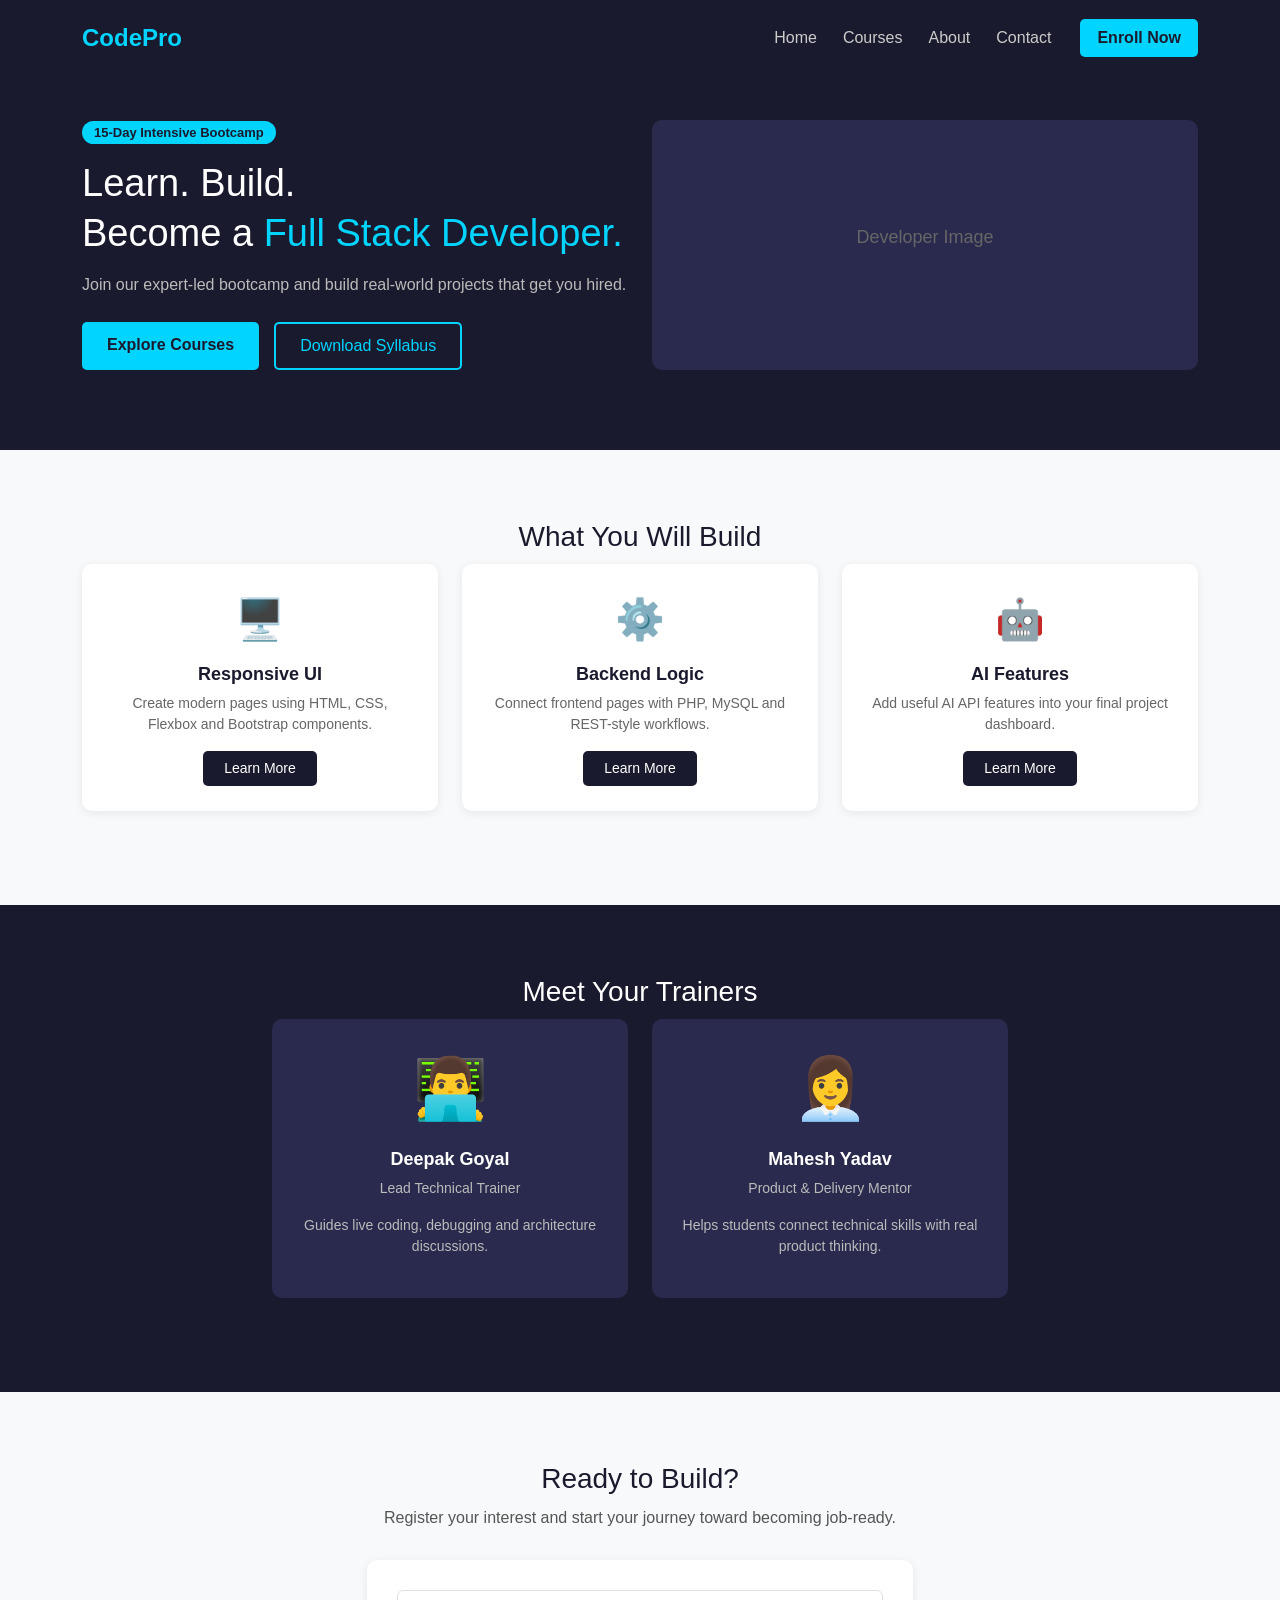
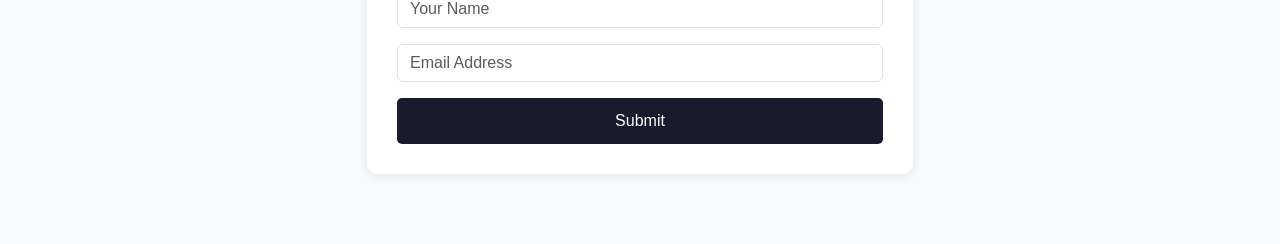
<file: 25ESKCS251/Day-03/index.html>
<!DOCTYPE html>
<html lang="en">

<head>
  <meta charset="UTF-8">
  <meta name="viewport" content="width=device-width, initial-scale=1.0">
  <title>CodePro - Learn Web Development</title>

  <!-- Bootstrap CSS -->
  <link href="https://cdn.jsdelivr.net/npm/bootstrap@5.3.0/dist/css/bootstrap.min.css" rel="stylesheet">

  <!-- Custom CSS -->
  <link rel="stylesheet" href="style.css">
</head>

<body>

  <!-- ===== NAVIGATION BAR ===== -->
  <nav class="navbar navbar-expand-lg navbar-dark fixed-top">
    <div class="container">
      <a class="navbar-brand" href="#">CodePro</a>

      <button class="navbar-toggler" type="button" data-bs-toggle="collapse" data-bs-target="#navMenu">
        <span class="navbar-toggler-icon"></span>
      </button>

      <div class="collapse navbar-collapse" id="navMenu">
        <ul class="navbar-nav ms-auto">
          <li class="nav-item"><a class="nav-link" href="#home">Home</a></li>
          <li class="nav-item"><a class="nav-link" href="#features">Courses</a></li>
          <li class="nav-item"><a class="nav-link" href="#team">About</a></li>
          <li class="nav-item"><a class="nav-link" href="#contact">Contact</a></li>
        </ul>
        <a href="#contact" class="btn btn-enroll ms-3">Enroll Now</a>
      </div>
    </div>
  </nav>

  <!-- ===== HERO SECTION ===== -->
  <section class="hero-section" id="home">
    <div class="container">
      <div class="row align-items-center">

        <div class="col-lg-6 col-12">
          <span class="badge-label">15-Day Intensive Bootcamp</span>
          <h1>Learn. Build.<br>Become a <span class="highlight">Full Stack Developer.</span></h1>
          <p class="hero-desc">Join our expert-led bootcamp and build real-world projects that get you hired.</p>
          <div class="hero-buttons">
            <a href="#features" class="btn btn-primary-custom">Explore Courses</a>
            <a href="#contact" class="btn btn-outline-custom">Download Syllabus</a>
          </div>
        </div>

        <div class="col-lg-6 col-12 text-center mt-4 mt-lg-0">
          <div class="hero-image-box">
            <p>Developer Image</p>
          </div>
        </div>

      </div>
    </div>
  </section>

  <!-- ===== FEATURE CARDS ===== -->
  <section class="features-section" id="features">
    <div class="container">
      <h2 class="section-title">What You Will Build</h2>

      <div class="row">

        <div class="col-lg-4 col-md-6 col-12 mb-4">
          <div class="feature-card">
            <div class="card-icon">🖥️</div>
            <h5>Responsive UI</h5>
            <p>Create modern pages using HTML, CSS, Flexbox and Bootstrap components.</p>
            <a href="#" class="btn btn-learn">Learn More</a>
          </div>
        </div>

        <div class="col-lg-4 col-md-6 col-12 mb-4">
          <div class="feature-card">
            <div class="card-icon">⚙️</div>
            <h5>Backend Logic</h5>
            <p>Connect frontend pages with PHP, MySQL and REST-style workflows.</p>
            <a href="#" class="btn btn-learn">Learn More</a>
          </div>
        </div>

        <div class="col-lg-4 col-md-6 col-12 mb-4">
          <div class="feature-card">
            <div class="card-icon">🤖</div>
            <h5>AI Features</h5>
            <p>Add useful AI API features into your final project dashboard.</p>
            <a href="#" class="btn btn-learn">Learn More</a>
          </div>
        </div>

      </div>
    </div>
  </section>

  <!-- ===== TEAM SECTION ===== -->
  <section class="team-section" id="team">
    <div class="container">
      <h2 class="section-title">Meet Your Trainers</h2>

      <div class="row justify-content-center">

        <div class="col-lg-4 col-md-6 col-12 mb-4">
          <div class="team-card">
            <div class="team-photo">👨‍💻</div>
            <h5>Deepak Goyal</h5>
            <p class="team-role">Lead Technical Trainer</p>
            <p>Guides live coding, debugging and architecture discussions.</p>
          </div>
        </div>

        <div class="col-lg-4 col-md-6 col-12 mb-4">
          <div class="team-card">
            <div class="team-photo">👩‍💼</div>
            <h5>Mahesh Yadav</h5>
            <p class="team-role">Product & Delivery Mentor</p>
            <p>Helps students connect technical skills with real product thinking.</p>
          </div>
        </div>

      </div>
    </div>
  </section>

  <!-- ===== CONTACT SECTION ===== -->
  <section class="contact-section" id="contact">
    <div class="container">
      <h2 class="section-title">Ready to Build?</h2>
      <p class="section-desc">Register your interest and start your journey toward becoming job-ready.</p>

      <div class="row justify-content-center">
        <div class="col-lg-6 col-12">
          <div class="contact-form">
            <input type="text" class="form-control mb-3" placeholder="Your Name">
            <input type="email" class="form-control mb-3" placeholder="Email Address">
            <button class="btn btn-submit w-100">Submit</button>
          </div>
        </div>
      </div>
    </div>
  </section>

</body>

</html>
</file>
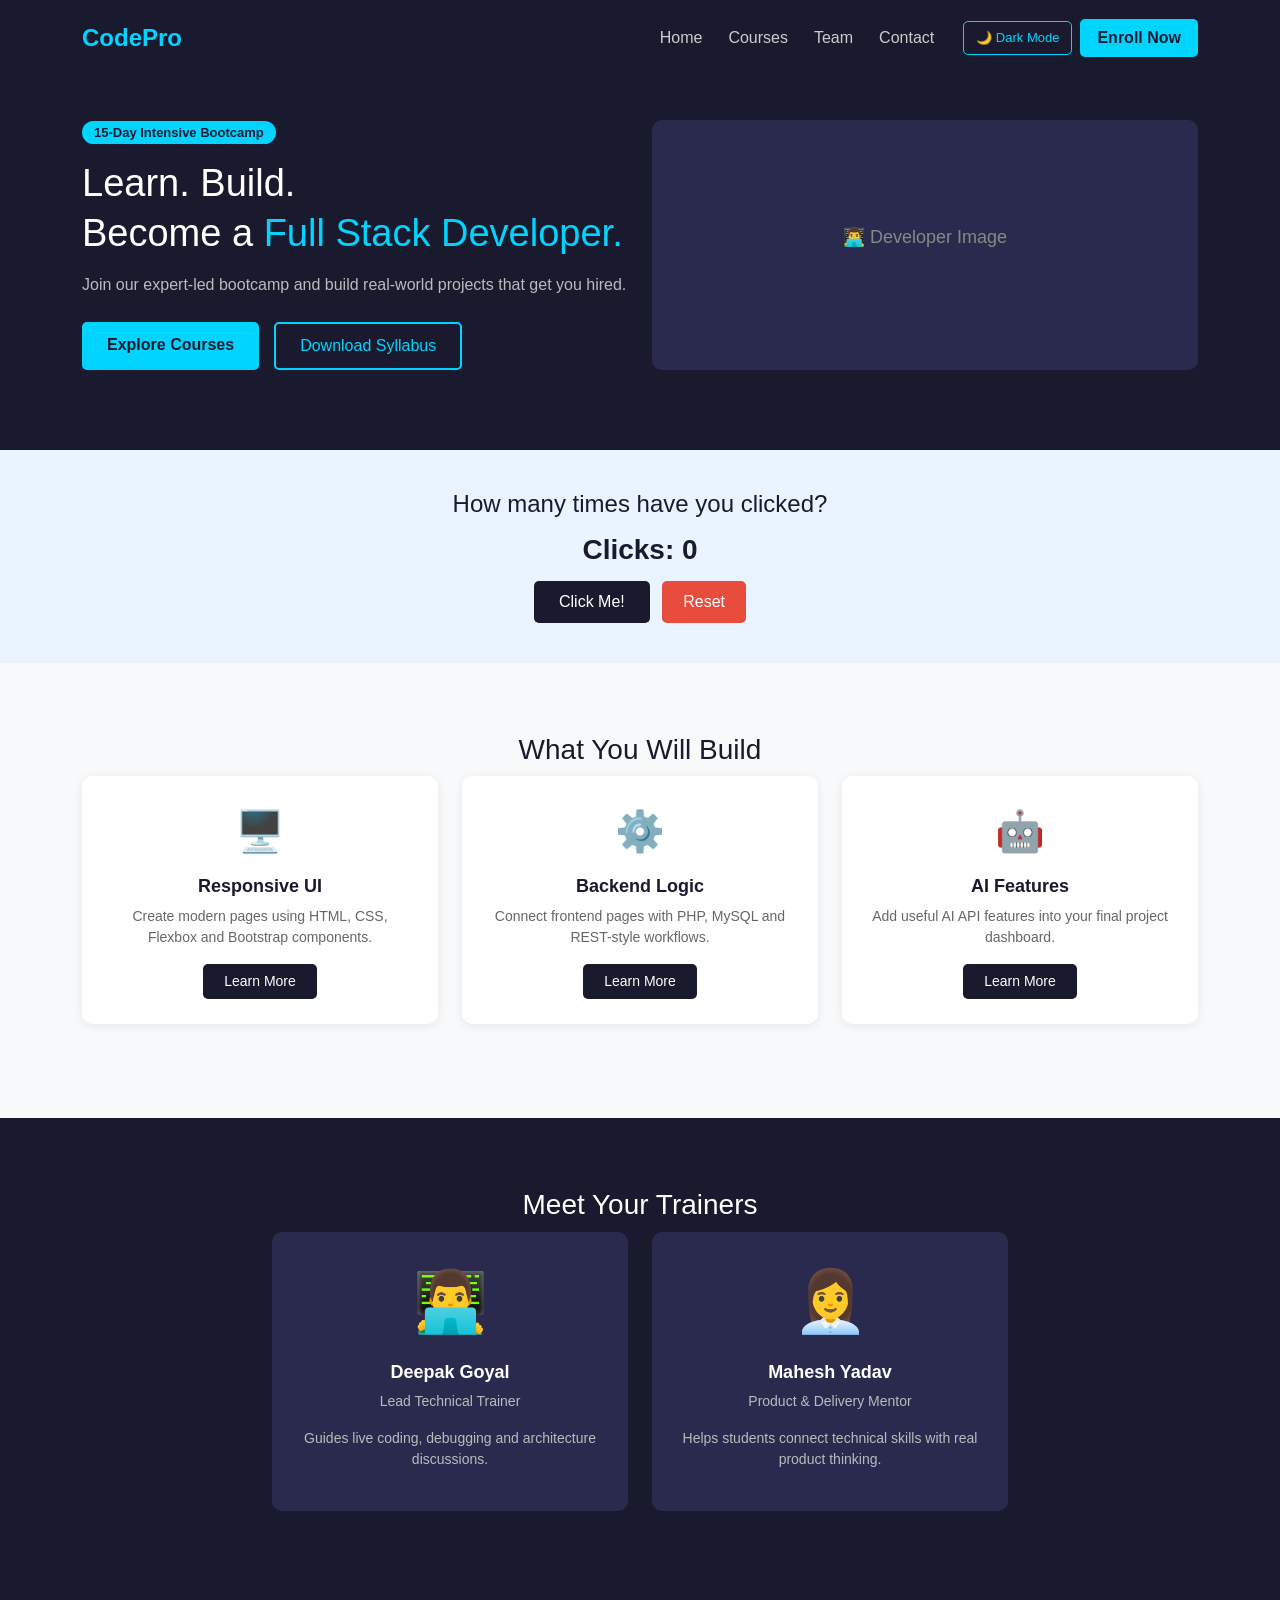
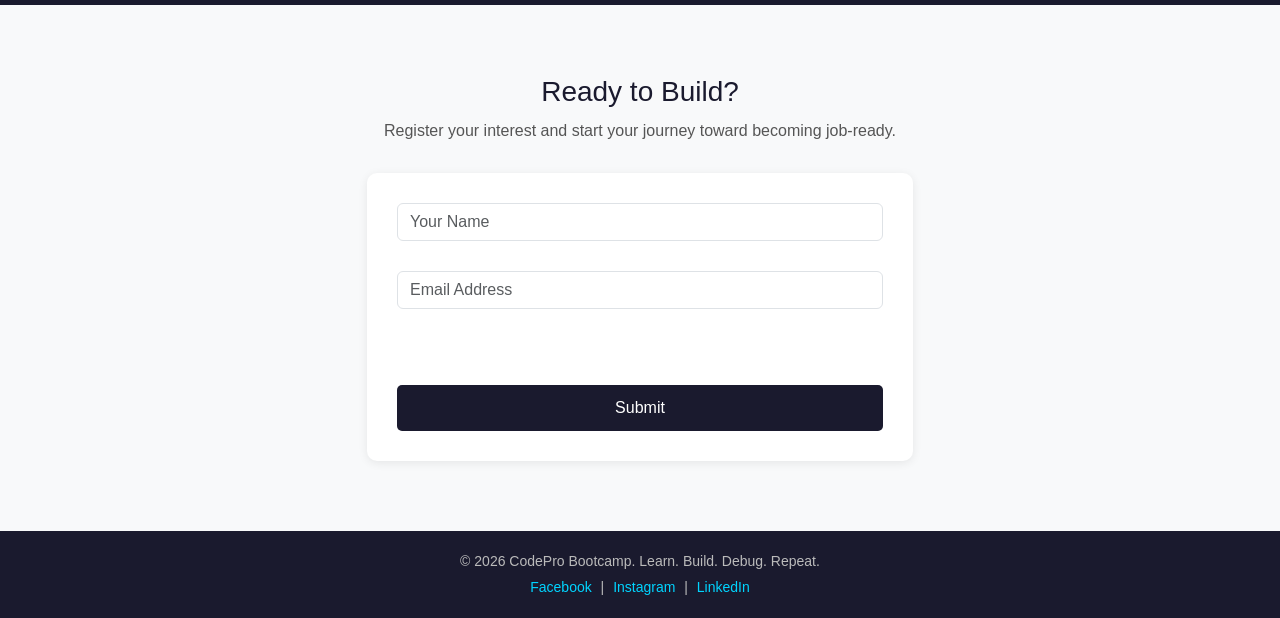
<file: 25ESKCS251/Day-04/index.html>
<!DOCTYPE html>
<html lang="en">

<head>
  <meta charset="UTF-8">
  <meta name="viewport" content="width=device-width, initial-scale=1.0">
  <title>CodePro - Interactive Landing Page</title>

  <!-- Bootstrap CSS -->
  <link href="https://cdn.jsdelivr.net/npm/bootstrap@5.3.0/dist/css/bootstrap.min.css" rel="stylesheet">

  <!-- Custom CSS -->
  <link rel="stylesheet" href="style.css">
</head>

<body id="mainBody">

  <!-- ===== NAVIGATION BAR ===== -->
  <nav class="navbar navbar-expand-lg navbar-dark fixed-top">
    <div class="container">
      <a class="navbar-brand" href="#">CodePro</a>

      <button class="navbar-toggler" type="button" data-bs-toggle="collapse" data-bs-target="#navMenu">
        <span class="navbar-toggler-icon"></span>
      </button>

      <div class="collapse navbar-collapse" id="navMenu">
        <ul class="navbar-nav ms-auto">
          <li class="nav-item"><a class="nav-link" href="#home">Home</a></li>
          <li class="nav-item"><a class="nav-link" href="#features">Courses</a></li>
          <li class="nav-item"><a class="nav-link" href="#team">Team</a></li>
          <li class="nav-item"><a class="nav-link" href="#contact">Contact</a></li>
        </ul>

        <!-- Dark Mode Toggle Button -->
        <button id="darkModeBtn" onclick="toggleDarkMode()" class="btn btn-toggle ms-3">🌙 Dark Mode</button>

        <a href="#contact" class="btn btn-enroll ms-2">Enroll Now</a>
      </div>
    </div>
  </nav>

  <!-- ===== HERO SECTION ===== -->
  <section class="hero-section" id="home">
    <div class="container">
      <div class="row align-items-center">

        <div class="col-lg-6 col-12">
          <span class="badge-label">15-Day Intensive Bootcamp</span>
          <h1 id="heroHeading">Learn. Build.<br>Become a <span class="highlight">Full Stack Developer.</span></h1>
          <p class="hero-desc">Join our expert-led bootcamp and build real-world projects that get you hired.</p>
          <div class="hero-buttons">
            <a href="#features" class="btn btn-primary-custom">Explore Courses</a>
            <a href="#contact" class="btn btn-outline-custom">Download Syllabus</a>
          </div>
        </div>

        <div class="col-lg-6 col-12 text-center mt-4 mt-lg-0">
          <div class="hero-image-box">
            <p>👨‍💻 Developer Image</p>
          </div>
        </div>

      </div>
    </div>
  </section>

  <!-- ===== CLICK COUNTER SECTION ===== -->
  <section class="counter-section">
    <div class="container text-center">
      <h4>How many times have you clicked?</h4>
      <p id="clickDisplay" class="counter-number">Clicks: 0</p>
      <button class="btn btn-counter" onclick="countClick()">Click Me!</button>
      <button class="btn btn-reset ms-2" onclick="resetCount()">Reset</button>
    </div>
  </section>

  <!-- ===== FEATURE CARDS ===== -->
  <section class="features-section" id="features">
    <div class="container">
      <h2 class="section-title">What You Will Build</h2>

      <div class="row">

        <div class="col-lg-4 col-md-6 col-12 mb-4">
          <div class="feature-card">
            <div class="card-icon">🖥️</div>
            <h5>Responsive UI</h5>
            <p>Create modern pages using HTML, CSS, Flexbox and Bootstrap components.</p>
            <a href="#" class="btn btn-learn">Learn More</a>
          </div>
        </div>

        <div class="col-lg-4 col-md-6 col-12 mb-4">
          <div class="feature-card">
            <div class="card-icon">⚙️</div>
            <h5>Backend Logic</h5>
            <p>Connect frontend pages with PHP, MySQL and REST-style workflows.</p>
            <a href="#" class="btn btn-learn">Learn More</a>
          </div>
        </div>

        <div class="col-lg-4 col-md-6 col-12 mb-4">
          <div class="feature-card">
            <div class="card-icon">🤖</div>
            <h5>AI Features</h5>
            <p>Add useful AI API features into your final project dashboard.</p>
            <a href="#" class="btn btn-learn">Learn More</a>
          </div>
        </div>

      </div>
    </div>
  </section>

  <!-- ===== TEAM SECTION ===== -->
  <section class="team-section" id="team">
    <div class="container">
      <h2 class="section-title">Meet Your Trainers</h2>

      <div class="row justify-content-center">

        <div class="col-lg-4 col-md-6 col-12 mb-4">
          <div class="team-card">
            <div class="team-photo">👨‍💻</div>
            <h5>Deepak Goyal</h5>
            <p class="team-role">Lead Technical Trainer</p>
            <p>Guides live coding, debugging and architecture discussions.</p>
          </div>
        </div>

        <div class="col-lg-4 col-md-6 col-12 mb-4">
          <div class="team-card">
            <div class="team-photo">👩‍💼</div>
            <h5>Mahesh Yadav</h5>
            <p class="team-role">Product & Delivery Mentor</p>
            <p>Helps students connect technical skills with real product thinking.</p>
          </div>
        </div>

      </div>
    </div>
  </section>

  <!-- ===== CONTACT SECTION WITH VALIDATION ===== -->
  <section class="contact-section" id="contact">
    <div class="container">
      <h2 class="section-title">Ready to Build?</h2>
      <p class="section-desc">Register your interest and start your journey toward becoming job-ready.</p>

      <div class="row justify-content-center">
        <div class="col-lg-6 col-12">
          <div class="contact-form">

            <!-- Name Field -->
            <input type="text" id="nameInput" class="form-control mb-1" placeholder="Your Name">
            <p id="nameError" class="error-msg"></p>

            <!-- Email Field -->
            <input type="email" id="emailInput" class="form-control mb-1 mt-2" placeholder="Email Address">
            <p id="emailError" class="error-msg"></p>

            <!-- Success Message -->
            <p id="successMsg" class="success-msg"></p>

            <!-- Submit Button -->
            <button class="btn btn-submit w-100 mt-2" onclick="validateForm()">Submit</button>

          </div>
        </div>
      </div>
    </div>
  </section>

  <!-- ===== FOOTER ===== -->
  <footer class="footer">
    <div class="container text-center">
      <p>&copy; 2026 CodePro Bootcamp. Learn. Build. Debug. Repeat.</p>
      <div class="social-icons">
        <a href="#">Facebook</a> |
        <a href="#">Instagram</a> |
        <a href="#">LinkedIn</a>
      </div>
    </div>
  </footer>

  <!-- Bootstrap JS -->
  <script src="https://cdn.jsdelivr.net/npm/bootstrap@5.3.0/dist/js/bootstrap.bundle.min.js"></script>

  <!-- Custom JS -->
  <script src="script.js"></script>

</body>

</html>
</file>
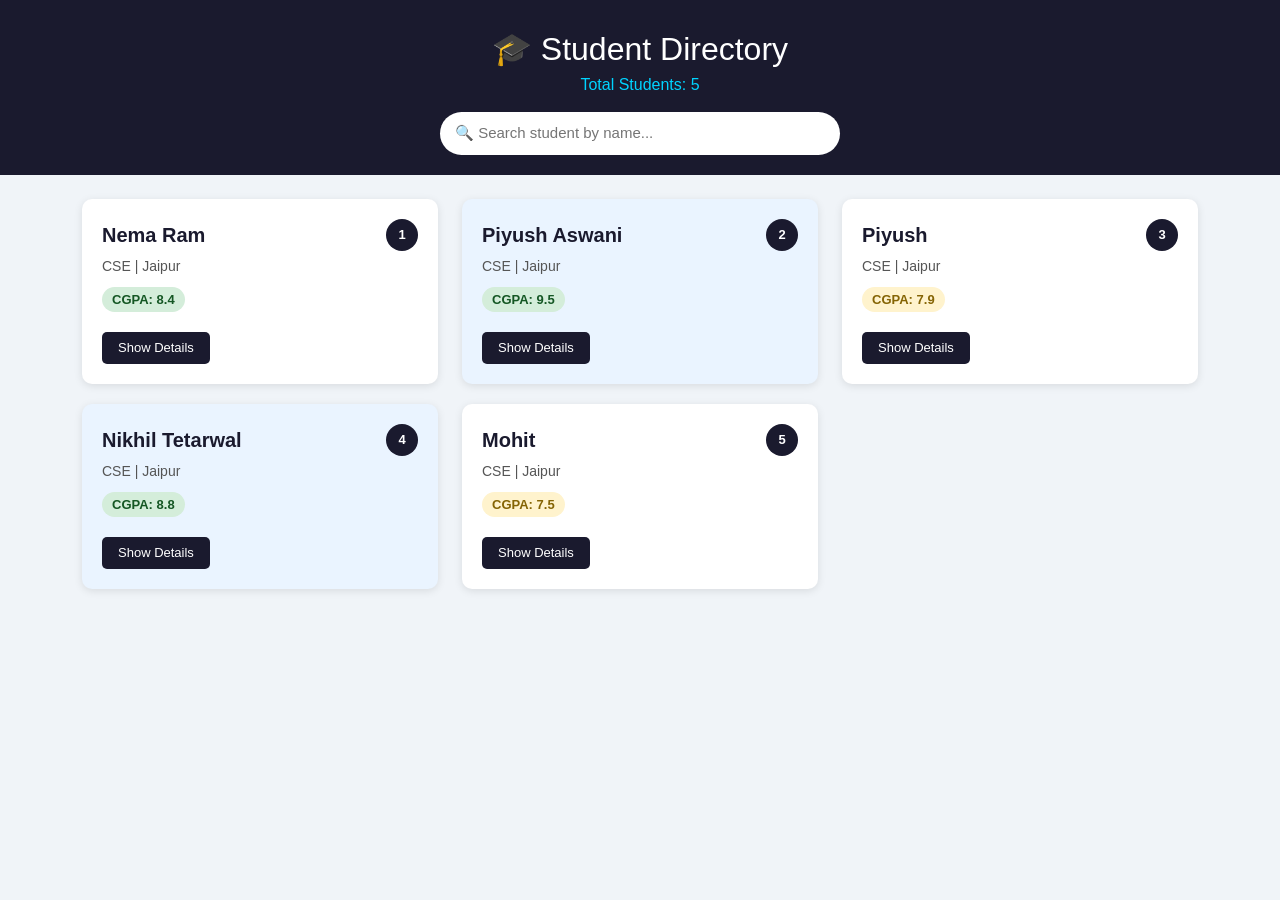
<file: 25ESKCS251/Day-05/index.html>
<!DOCTYPE html>
<html lang="en">
<head>
  <meta charset="UTF-8">
  <meta name="viewport" content="width=device-width, initial-scale=1.0">
  <title>Student Directory</title>

  <!-- Bootstrap CSS -->
  <link href="https://cdn.jsdelivr.net/npm/bootstrap@5.3.0/dist/css/bootstrap.min.css" rel="stylesheet">

  <!-- Custom CSS -->
  <link rel="stylesheet" href="style.css">
</head>
<body>

  <!-- HEADER -->
  <div class="header">
    <h1>🎓 Student Directory</h1>
    <p id="totalCount"></p>

    <!-- SEARCH BOX -->
    <input type="text" id="search" placeholder="🔍 Search student by name..." class="search-box">
  </div>

  <!-- CARDS WILL BE INJECTED HERE BY JAVASCRIPT -->
  <div class="container mt-4">
    <div id="cardContainer" class="row"></div>
  </div>

  <!-- Bootstrap JS -->
  <script src="https://cdn.jsdelivr.net/npm/bootstrap@5.3.0/dist/js/bootstrap.bundle.min.js"></script>

  <!-- jQuery -->
  <script src="https://code.jquery.com/jquery-3.7.0.min.js"></script>

  <!-- Custom JS -->
  <script src="script.js"></script>

</body>
</html>
</file>
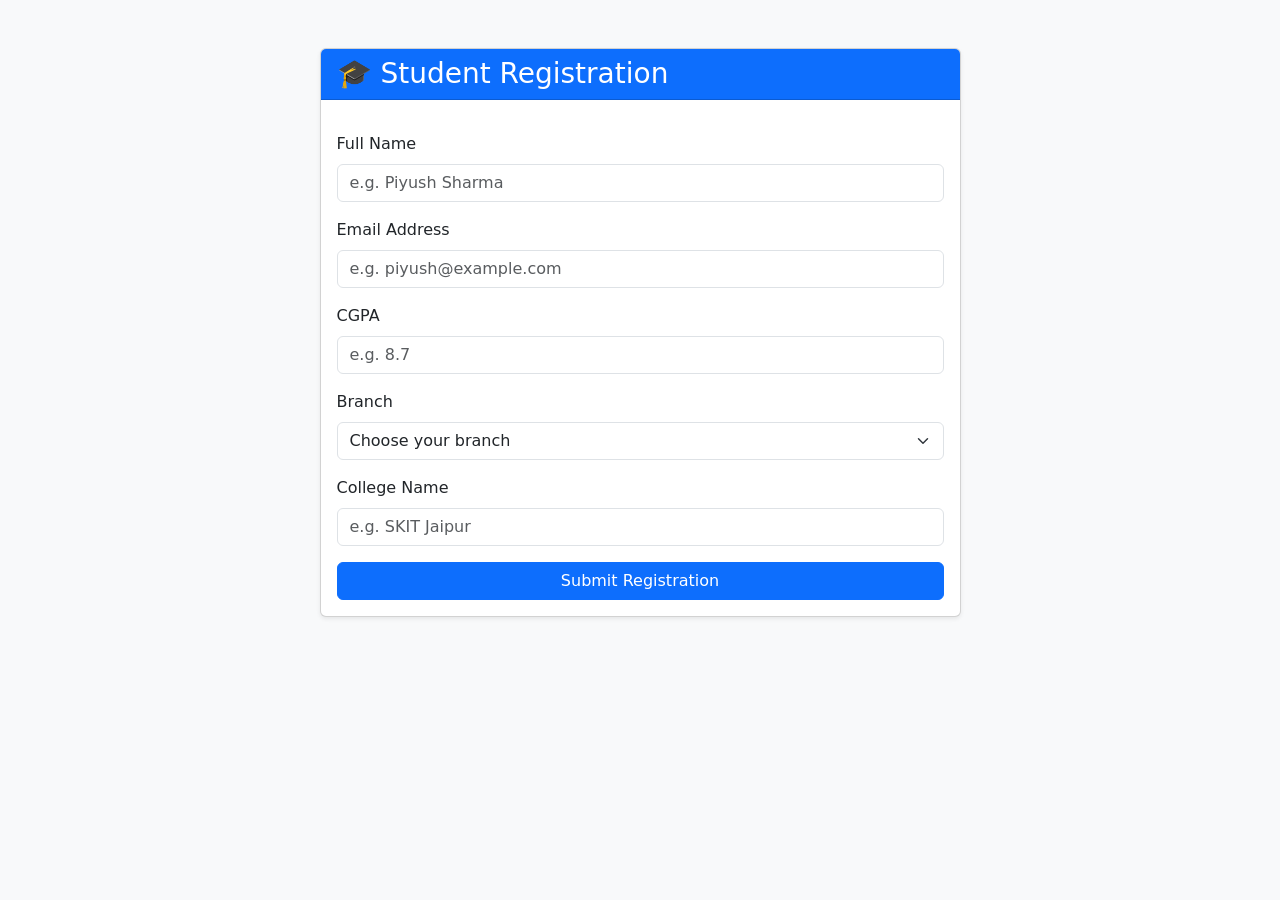
<file: 25ESKCS251/Day-08/index.html>
<!DOCTYPE html>
<html lang="en">
<head>
  <meta charset="UTF-8" />
  <meta name="viewport" content="width=device-width, initial-scale=1.0" />
  <title>Student Registration - Day 8</title>

  <!-- Bootstrap 5 CSS via CDN -->
  <link
    href="https://cdn.jsdelivr.net/npm/bootstrap@5.3.3/dist/css/bootstrap.min.css"
    rel="stylesheet"
  />
</head>
<body class="bg-light">

  <div class="container py-5">
    <div class="row justify-content-center">
      <div class="col-md-7">

        <div class="card shadow-sm">
          <div class="card-header bg-primary text-white">
            <h3 class="mb-0">🎓 Student Registration</h3>
          </div>

          <div class="card-body">
            <p class="text-muted">
              </p>

            <!-- 
              method="post" keeps the submitted data out of the URL.
              action="process.php" is the PHP file that will handle this form.
            -->
            <form action="process.php" method="post">

              <!-- Name -->
              <div class="mb-3">
                <label for="student_name" class="form-label">Full Name</label>
                <input
                  type="text"
                  class="form-control"
                  id="student_name"
                  name="student_name"
                  placeholder="e.g. Piyush Sharma"
                  required
                />
              </div>

              <!-- Email -->
              <div class="mb-3">
                <label for="email" class="form-label">Email Address</label>
                <input
                  type="email"
                  class="form-control"
                  id="email"
                  name="email"
                  placeholder="e.g. piyush@example.com"
                  required
                />
              </div>

              <!-- CGPA -->
              <div class="mb-3">
                <label for="cgpa" class="form-label">CGPA</label>
                <input
                  type="number"
                  step="0.01"
                  min="0"
                  max="10"
                  class="form-control"
                  id="cgpa"
                  name="cgpa"
                  placeholder="e.g. 8.7"
                  required
                />
              </div>

              <!-- Branch -->
              <div class="mb-3">
                <label for="branch" class="form-label">Branch</label>
                <select class="form-select" id="branch" name="branch" required>
                  <option value="" selected disabled>Choose your branch</option>
                  <option value="Computer Science">Computer Science</option>
                  <option value="Information Technology">Information Technology</option>
                  <option value="Electronics">Electronics</option>
                  <option value="Mechanical">Mechanical</option>
                  <option value="Civil">Civil</option>
                </select>
              </div>

              <!-- College -->
              <div class="mb-3">
                <label for="college" class="form-label">College Name</label>
                <input
                  type="text"
                  class="form-control"
                  id="college"
                  name="college"
                  placeholder="e.g. SKIT Jaipur"
                  required
                />
              </div>

              <button type="submit" class="btn btn-primary w-100">
                Submit Registration
              </button>
            </form>
          </div>
        </div>

      </div>
    </div>
  </div>

  <!-- Bootstrap JS Bundle (for future navbar/dropdown use) -->
  <script src="https://cdn.jsdelivr.net/npm/bootstrap@5.3.3/dist/js/bootstrap.bundle.min.js"></script>
</body>
</html>
</file>
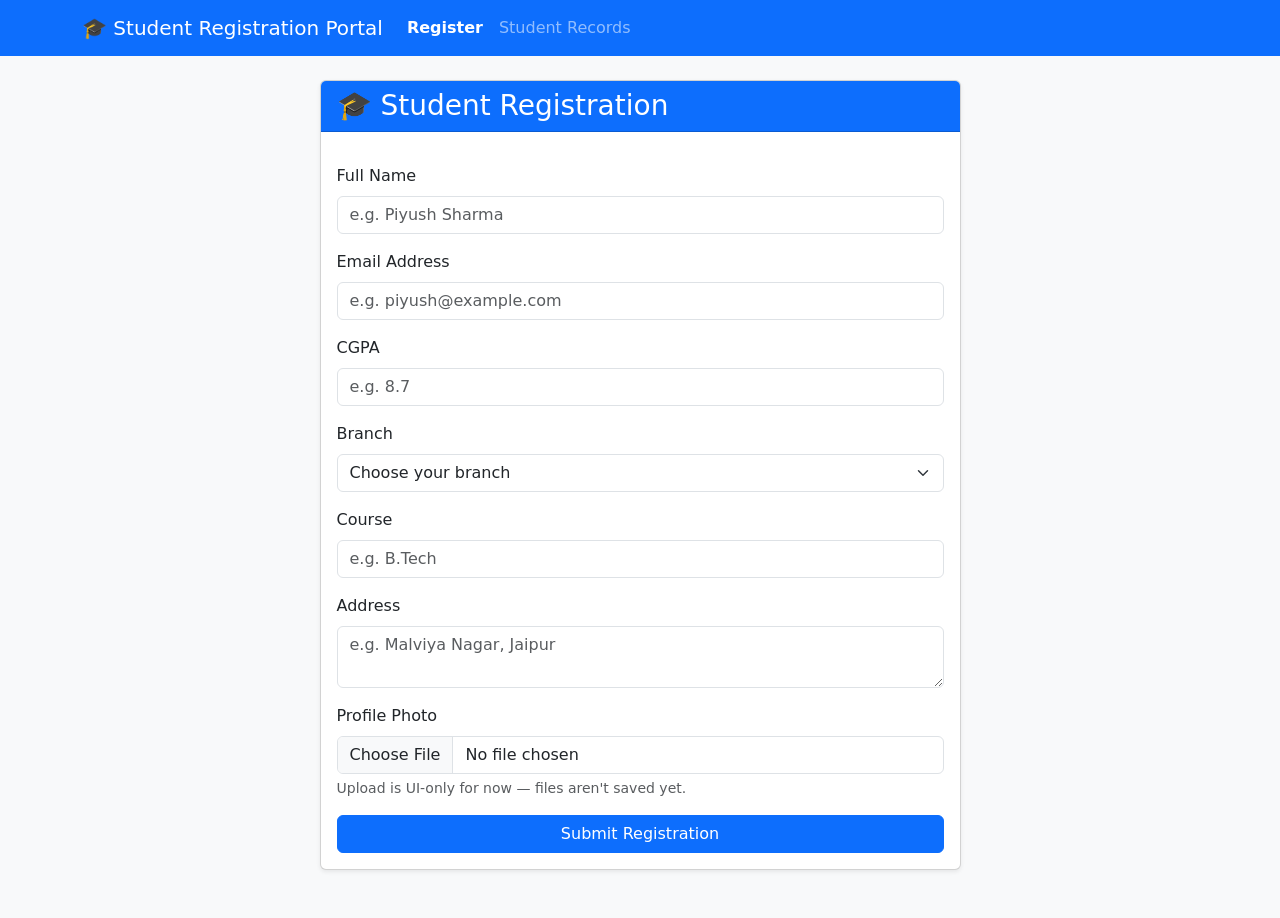
<file: 25ESKCS251/Day-09/index.html>
<!DOCTYPE html>
<html lang="en">
<head>
  <meta charset="UTF-8" />
  <meta name="viewport" content="width=device-width, initial-scale=1.0" />
  <title>Student Registration - Day 9</title>

  <link
    href="https://cdn.jsdelivr.net/npm/bootstrap@5.3.3/dist/css/bootstrap.min.css"
    rel="stylesheet"
  />
</head>
<body class="bg-light">

  <nav class="navbar navbar-expand-lg navbar-dark bg-primary mb-4">
    <div class="container">
      <a class="navbar-brand" href="index.html">🎓 Student Registration Portal</a>
      <div class="collapse navbar-collapse">
        <ul class="navbar-nav">
          <li class="nav-item">
            <a class="nav-link active fw-bold text-white" href="index.html">Register</a>
          </li>
          <li class="nav-item">
            <a class="nav-link" href="students.php">Student Records</a>
          </li>
        </ul>
      </div>
    </div>
  </nav>

  <div class="container pb-5">
    <div class="row justify-content-center">
      <div class="col-md-7">

        <div class="card shadow-sm">
          <div class="card-header bg-primary text-white">
            <h3 class="mb-0">🎓 Student Registration</h3>
          </div>

          <div class="card-body">
            <p class="text-muted">
            </p>

            <!--
              method="post" keeps data out of the URL.
              action="process_form.php" is the PHP file that validates
              and inserts this data into MySQL.
            -->
            <form action="process_form.php" method="post">

              <div class="mb-3">
                <label for="name" class="form-label">Full Name</label>
                <input type="text" class="form-control" id="name" name="name"
                       placeholder="e.g. Piyush Sharma" required />
              </div>

              <div class="mb-3">
                <label for="email" class="form-label">Email Address</label>
                <input type="email" class="form-control" id="email" name="email"
                       placeholder="e.g. piyush@example.com" required />
              </div>

              <div class="mb-3">
                <label for="cgpa" class="form-label">CGPA</label>
                <input type="number" step="0.01" min="0" max="10" class="form-control"
                       id="cgpa" name="cgpa" placeholder="e.g. 8.7" required />
              </div>

              <div class="mb-3">
                <label for="branch" class="form-label">Branch</label>
                <select class="form-select" id="branch" name="branch" required>
                  <option value="" selected disabled>Choose your branch</option>
                  <option value="Computer Science">Computer Science</option>
                  <option value="Information Technology">Information Technology</option>
                  <option value="Electronics">Electronics</option>
                  <option value="Mechanical">Mechanical</option>
                  <option value="Civil">Civil</option>
                </select>
              </div>

              <div class="mb-3">
                <label for="course" class="form-label">Course</label>
                <input type="text" class="form-control" id="course" name="course"
                       placeholder="e.g. B.Tech" />
              </div>

              <div class="mb-3">
                <label for="address" class="form-label">Address</label>
                <textarea class="form-control" id="address" name="address" rows="2"
                          placeholder="e.g. Malviya Nagar, Jaipur"></textarea>
              </div>

              <div class="mb-3">
                <label for="photo" class="form-label">Profile Photo</label>
                <!--
                  Display-only for now, as instructed in the assignment —
                  no server-side upload handling yet, just the UI.
                -->
                <input type="file" class="form-control" id="photo" name="photo" accept="image/*" />
                <div class="form-text">Upload is UI-only for now — files aren't saved yet.</div>
              </div>

              <button type="submit" class="btn btn-primary w-100">
                Submit Registration
              </button>
            </form>
          </div>
        </div>

      </div>
    </div>
  </div>
  <script src="https://cdn.jsdelivr.net/npm/bootstrap@5.3.3/dist/js/bootstrap.bundle.min.js"></script>
</body>
</html>
</file>
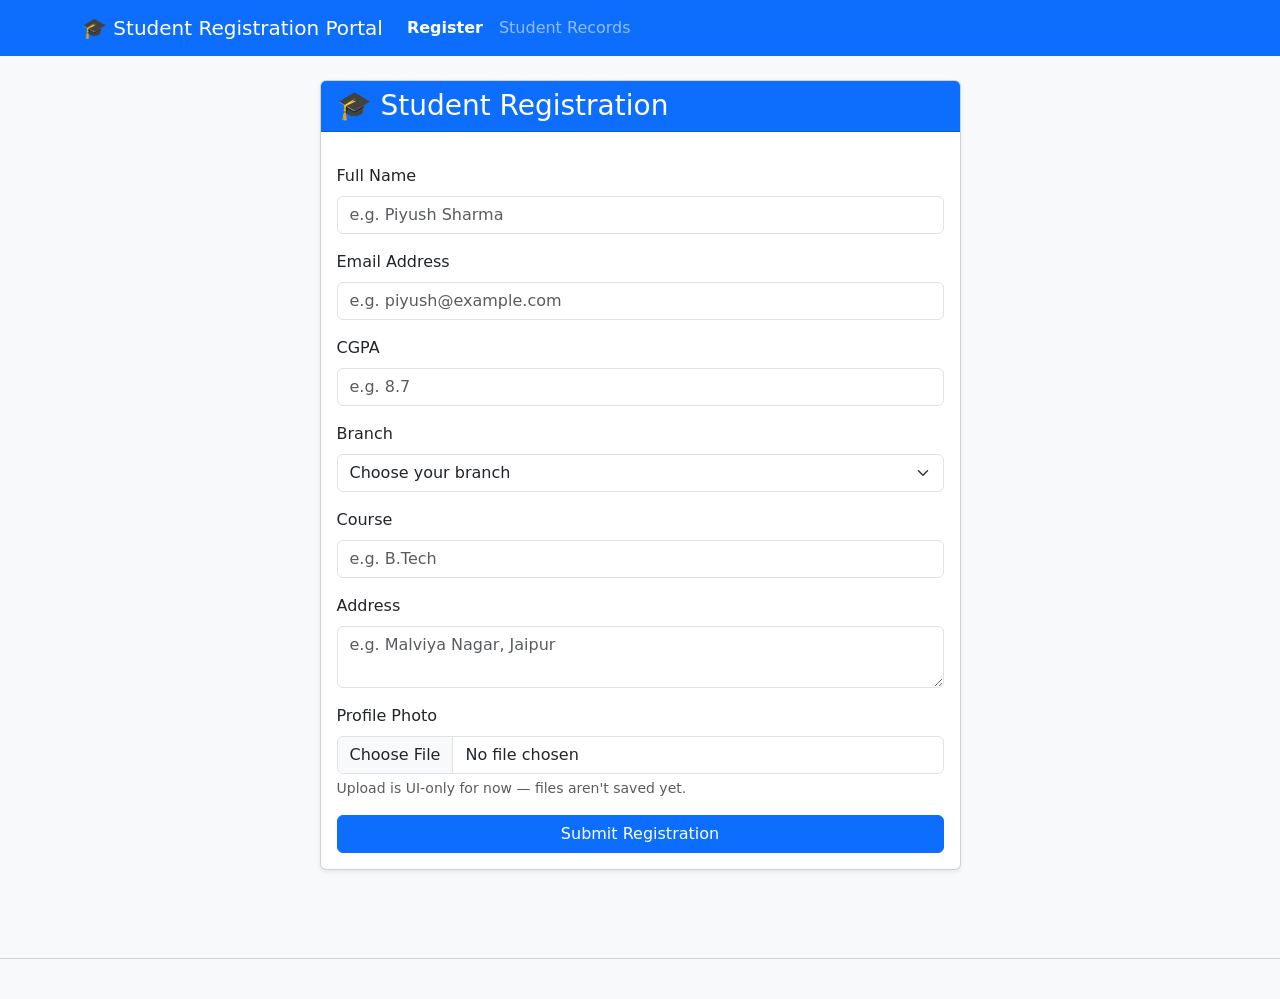
<file: 25ESKCS251/Day-10/index.html>
<!DOCTYPE html>
<html lang="en">
<head>
  <meta charset="UTF-8" />
  <meta name="viewport" content="width=device-width, initial-scale=1.0" />
  <title>Student Registration - Day 9</title>

  <link
    href="https://cdn.jsdelivr.net/npm/bootstrap@5.3.3/dist/css/bootstrap.min.css"
    rel="stylesheet"
  />
</head>
<body class="bg-light">

  <nav class="navbar navbar-expand-lg navbar-dark bg-primary mb-4">
    <div class="container">
      <a class="navbar-brand" href="index.html">🎓 Student Registration Portal</a>
      <div class="collapse navbar-collapse">
        <ul class="navbar-nav">
          <li class="nav-item">
            <a class="nav-link active fw-bold text-white" href="index.html">Register</a>
          </li>
          <li class="nav-item">
            <a class="nav-link" href="students.php">Student Records</a>
          </li>
        </ul>
      </div>
    </div>
  </nav>

  <div class="container pb-5">
    <div class="row justify-content-center">
      <div class="col-md-7">

        <div class="card shadow-sm">
          <div class="card-header bg-primary text-white">
            <h3 class="mb-0">🎓 Student Registration</h3>
          </div>

          <div class="card-body">
            <p class="text-muted">

            </p>

            <!--
              method="post" keeps data out of the URL.
              action="process_form.php" is the PHP file that validates
              and inserts this data into MySQL.
            -->
            <form action="process_form.php" method="post">

              <div class="mb-3">
                <label for="name" class="form-label">Full Name</label>
                <input type="text" class="form-control" id="name" name="name"
                       placeholder="e.g. Piyush Sharma" required />
              </div>

              <div class="mb-3">
                <label for="email" class="form-label">Email Address</label>
                <input type="email" class="form-control" id="email" name="email"
                       placeholder="e.g. piyush@example.com" required />
              </div>

              <div class="mb-3">
                <label for="cgpa" class="form-label">CGPA</label>
                <input type="number" step="0.01" min="0" max="10" class="form-control"
                       id="cgpa" name="cgpa" placeholder="e.g. 8.7" required />
              </div>

              <div class="mb-3">
                <label for="branch" class="form-label">Branch</label>
                <select class="form-select" id="branch" name="branch" required>
                  <option value="" selected disabled>Choose your branch</option>
                  <option value="Computer Science">Computer Science</option>
                  <option value="Information Technology">Information Technology</option>
                  <option value="Electronics">Electronics</option>
                  <option value="Mechanical">Mechanical</option>
                  <option value="Civil">Civil</option>
                </select>
              </div>

              <div class="mb-3">
                <label for="course" class="form-label">Course</label>
                <input type="text" class="form-control" id="course" name="course"
                       placeholder="e.g. B.Tech" />
              </div>

              <div class="mb-3">
                <label for="address" class="form-label">Address</label>
                <textarea class="form-control" id="address" name="address" rows="2"
                          placeholder="e.g. Malviya Nagar, Jaipur"></textarea>
              </div>

              <div class="mb-3">
                <label for="photo" class="form-label">Profile Photo</label>
                <!--
                  Display-only for now, as instructed in the assignment —
                  no server-side upload handling yet, just the UI.
                -->
                <input type="file" class="form-control" id="photo" name="photo" accept="image/*" />
                <div class="form-text">Upload is UI-only for now — files aren't saved yet.</div>
              </div>

              <button type="submit" class="btn btn-primary w-100">
                Submit Registration
              </button>
            </form>
          </div>
        </div>

      </div>
    </div>
  </div>

  <footer class="text-center text-muted py-4">
    <hr />
  </footer>

  <script src="https://cdn.jsdelivr.net/npm/bootstrap@5.3.3/dist/js/bootstrap.bundle.min.js"></script>
</body>
</html>
</file>
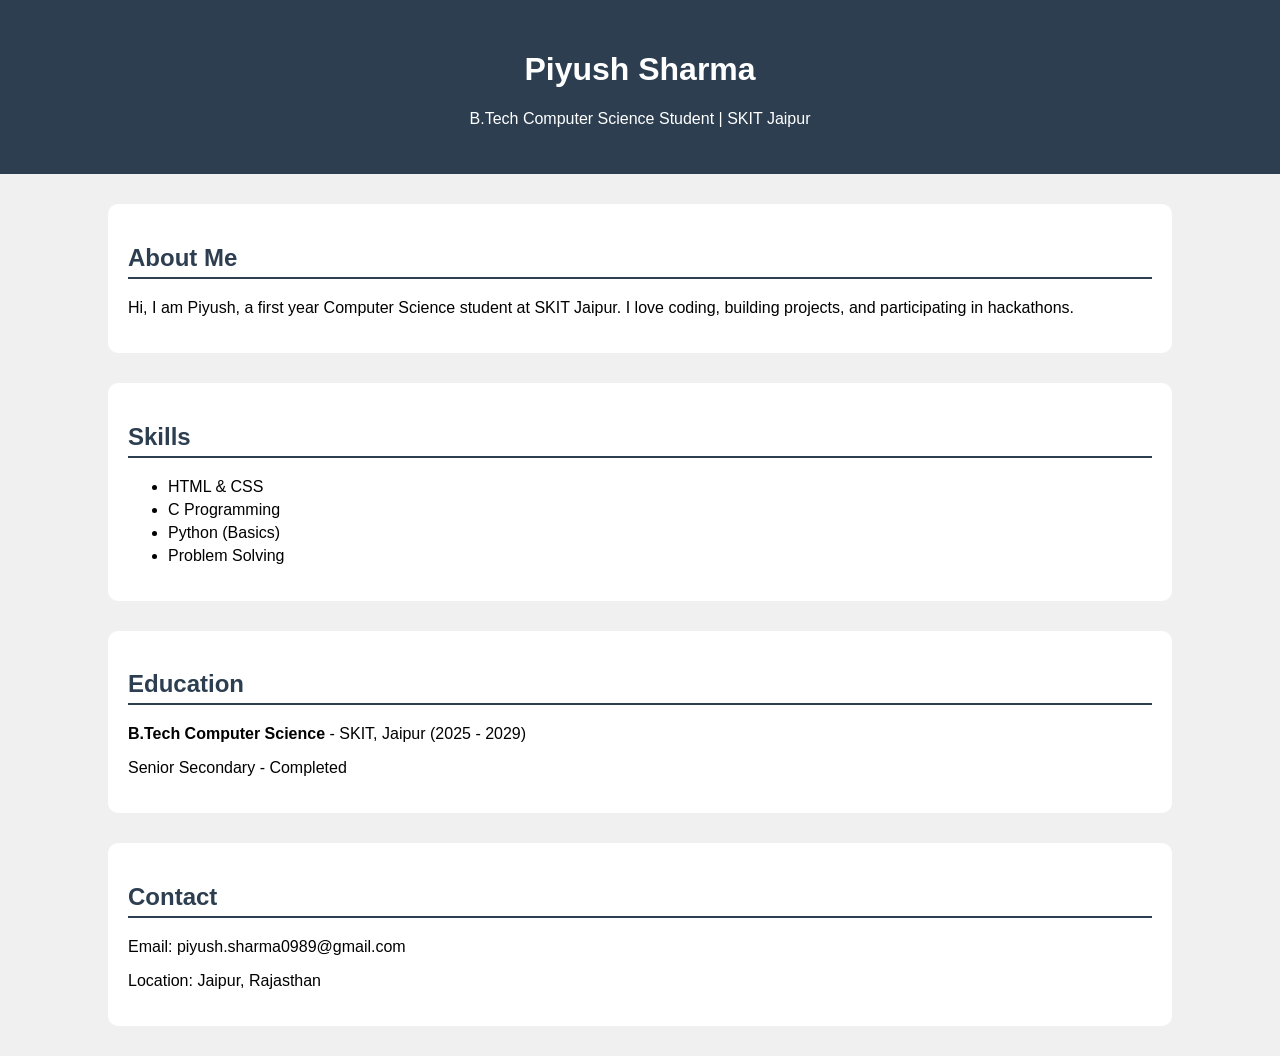
<file: 25ESKCS251/Day-01/Assignment_1_Portfolio.html>
<!DOCTYPE html>
<html>

<head>
    <title>My Portfolio</title>
    <style>
        body {
            font-family: Arial, sans-serif;
            background-color: #f0f0f0;
            margin: 0;
            padding: 0;
        }

        header {
            background-color: #2c3e50;
            color: white;
            text-align: center;
            padding: 30px;
        }

        .container {
            width: 80%;
            margin: 30px auto;
            background-color: white;
            padding: 20px;
            border-radius: 10px;
        }

        h2 {
            color: #2c3e50;
            border-bottom: 2px solid #2c3e50;
            padding-bottom: 5px;
        }

        .skills li {
            margin: 5px 0;
        }

        footer {
            text-align: center;
            padding: 15px;
            background-color: #2c3e50;
            color: white;
            margin-top: 20px;
        }
    </style>
</head>

<body>

    <header>
        <h1>Piyush Sharma</h1>
        <p>B.Tech Computer Science Student | SKIT Jaipur</p>
    </header>

    <div class="container">
        <h2>About Me</h2>
        <p>Hi, I am Piyush, a first year Computer Science student at SKIT Jaipur.
            I love coding, building projects, and participating in hackathons.</p>
    </div>

    <div class="container">
        <h2>Skills</h2>
        <ul class="skills">
            <li>HTML & CSS</li>
            <li>C Programming</li>
            <li>Python (Basics)</li>
            <li>Problem Solving</li>
        </ul>
    </div>

    <div class="container">
        <h2>Education</h2>
        <p><b>B.Tech Computer Science</b> - SKIT, Jaipur (2025 - 2029)</p>
        <p>Senior Secondary - Completed</p>
    </div>

    <div class="container">
        <h2>Contact</h2>
        <p>Email: piyush.sharma0989@gmail.com</p>
        <p>Location: Jaipur, Rajasthan</p>
    </div>

</body>

</html>
</file>
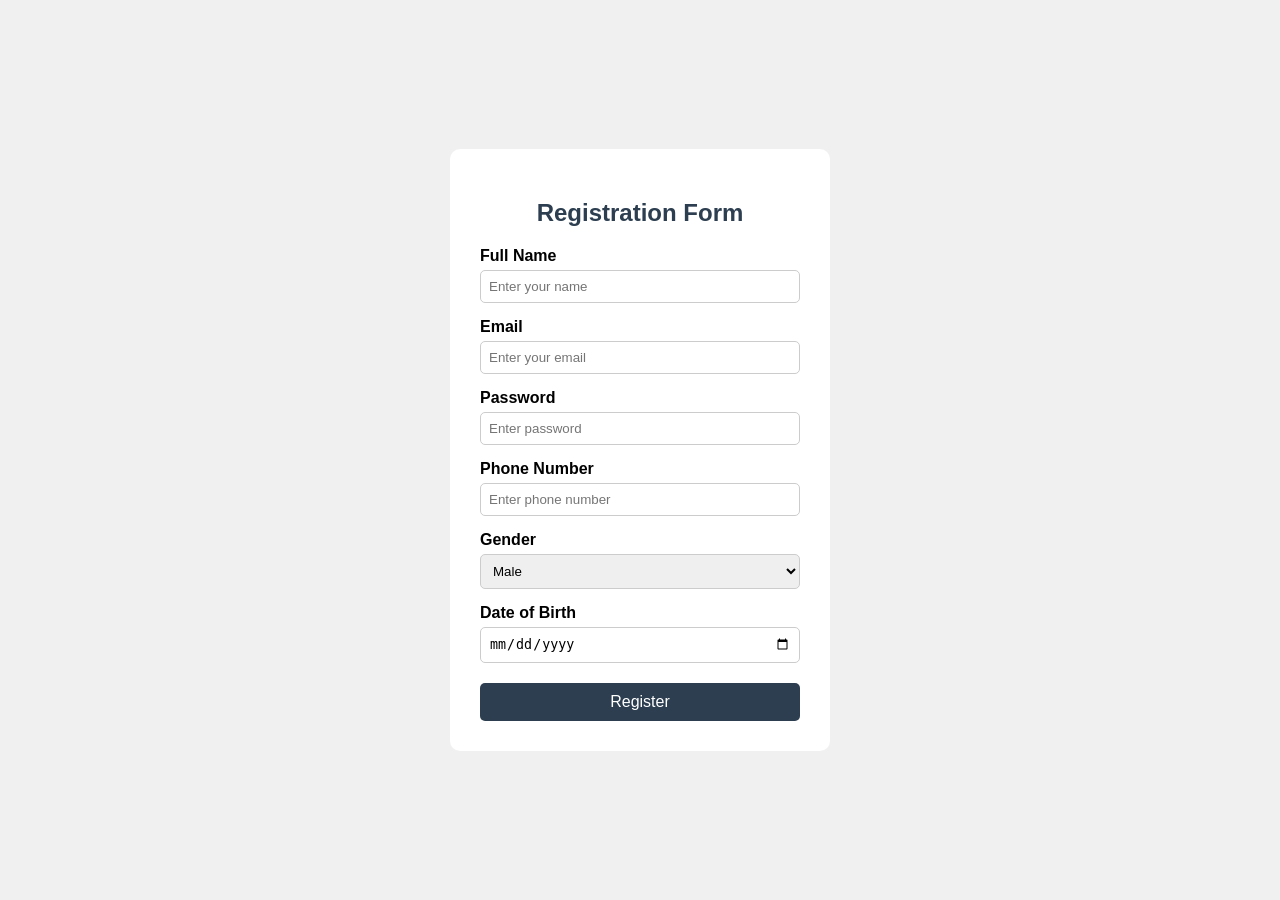
<file: 25ESKCS251/Day-02/Assignment_2_Registration_form.html>
<!DOCTYPE html>
<html>

<head>
    <title>Registration Form</title>
    <style>
        body {
            font-family: Arial, sans-serif;
            background-color: #f0f0f0;
            display: flex;
            justify-content: center;
            align-items: center;
            height: 100vh;
            margin: 0;
        }

        .form-container {
            background-color: white;
            padding: 30px;
            border-radius: 10px;
            width: 320px;
        }

        h2 {
            text-align: center;
            color: #2c3e50;
        }

        label {
            display: block;
            margin-top: 15px;
            margin-bottom: 5px;
            font-weight: bold;
        }

        input,
        select {
            width: 100%;
            padding: 8px;
            box-sizing: border-box;
            border: 1px solid #ccc;
            border-radius: 5px;
        }

        input[type="submit"] {
            margin-top: 20px;
            background-color: #2c3e50;
            color: white;
            border: none;
            padding: 10px;
            cursor: pointer;
            font-size: 16px;
        }

        input[type="submit"]:hover {
            background-color: #1a252f;
        }
    </style>
</head>

<body>

    <div class="form-container">
        <h2>Registration Form</h2>
        <form>

            <label for="name">Full Name</label>
            <input type="text" id="name" placeholder="Enter your name" required>

            <label for="email">Email</label>
            <input type="email" id="email" placeholder="Enter your email" required>

            <label for="password">Password</label>
            <input type="password" id="password" placeholder="Enter password" required>

            <label for="phone">Phone Number</label>
            <input type="tel" id="phone" placeholder="Enter phone number" required>

            <label for="gender">Gender</label>
            <select id="gender">
                <option value="male">Male</option>
                <option value="female">Female</option>
                <option value="other">Other</option>
            </select>

            <label for="dob">Date of Birth</label>
            <input type="date" id="dob">

            <input type="submit" value="Register">

        </form>
    </div>

</body>

</html>
</file>
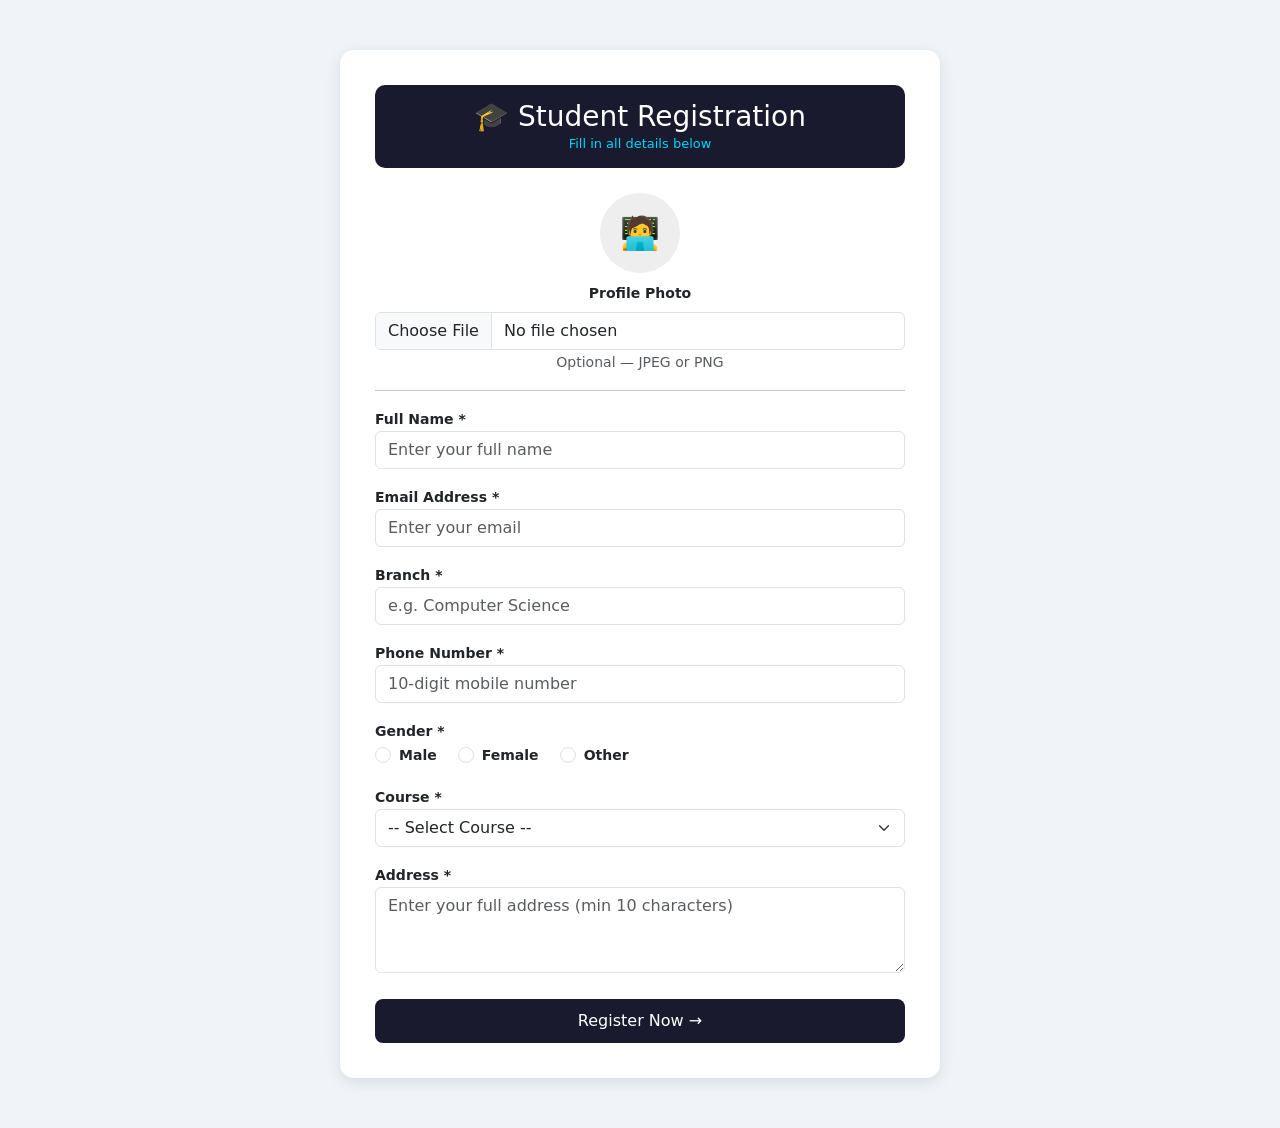
<file: 25ESKCS251/Day-07/register.html>
<!DOCTYPE html>
<html lang="en">
<head>
  <meta charset="UTF-8">
  <meta name="viewport" content="width=device-width, initial-scale=1.0">
  <title>Student Registration</title>
  <link href="https://cdn.jsdelivr.net/npm/bootstrap@5.3.0/dist/css/bootstrap.min.css" rel="stylesheet">
  <style>
    body { background-color: #f0f4f8; }
    .form-card {
      background: white;
      border-radius: 14px;
      padding: 35px;
      max-width: 600px;
      margin: 50px auto;
      box-shadow: 0 4px 16px rgba(0,0,0,0.1);
    }
    .form-title {
      background-color: #1a1a2e;
      color: white;
      text-align: center;
      padding: 15px;
      border-radius: 10px;
      margin-bottom: 25px;
    }
    .form-title h3 { margin: 0; }
    .form-title p  { margin: 0; color: #00d4ff; font-size: 13px; }
    .btn-register {
      background-color: #1a1a2e;
      color: white;
      width: 100%;
      padding: 10px;
      border: none;
      border-radius: 8px;
      font-size: 16px;
      margin-top: 10px;
    }
    .btn-register:hover { background-color: #00d4ff; color: #1a1a2e; }
    label { font-weight: 600; font-size: 14px; }
    .photo-preview {
      width: 80px; height: 80px;
      border-radius: 50%;
      background-color: #eee;
      display: flex; align-items: center; justify-content: center;
      font-size: 32px;
      margin-bottom: 8px;
    }
  </style>
</head>
<body>

<div class="form-card">

  <div class="form-title">
    <h3>🎓 Student Registration</h3>
    <p>Fill in all details below</p>
  </div>

  <!-- form sends POST data to process.php -->
  <form method="POST" action="process.php" enctype="multipart/form-data">

    <!-- Profile Photo (Assignment: Photo Upload UI) -->
    <div class="mb-3 text-center">
      <div class="photo-preview mx-auto">🧑‍💻</div>
      <label for="photo" class="form-label">Profile Photo</label>
      <input type="file" class="form-control" id="photo" name="photo" accept="image/*">
      <small class="text-muted">Optional — JPEG or PNG</small>
    </div>

    <hr>

    <!-- Name -->
    <div class="mb-3">
      <label for="name">Full Name *</label>
      <input type="text" class="form-control" id="name" name="name" placeholder="Enter your full name">
    </div>

    <!-- Email -->
    <div class="mb-3">
      <label for="email">Email Address *</label>
      <input type="text" class="form-control" id="email" name="email" placeholder="Enter your email">
    </div>

    <!-- Branch -->
    <div class="mb-3">
      <label for="branch">Branch *</label>
      <input type="text" class="form-control" id="branch" name="branch" placeholder="e.g. Computer Science">
    </div>

    <!-- Phone -->
    <div class="mb-3">
      <label for="phone">Phone Number *</label>
      <input type="text" class="form-control" id="phone" name="phone" placeholder="10-digit mobile number">
    </div>

    <!-- Gender (Assignment: Radio Buttons) -->
    <div class="mb-3">
      <label>Gender *</label><br>
      <div class="form-check form-check-inline">
        <input class="form-check-input" type="radio" name="gender" id="male" value="Male">
        <label class="form-check-label" for="male">Male</label>
      </div>
      <div class="form-check form-check-inline">
        <input class="form-check-input" type="radio" name="gender" id="female" value="Female">
        <label class="form-check-label" for="female">Female</label>
      </div>
      <div class="form-check form-check-inline">
        <input class="form-check-input" type="radio" name="gender" id="other" value="Other">
        <label class="form-check-label" for="other">Other</label>
      </div>
    </div>

    <!-- Course (Assignment: Dropdown) -->
    <div class="mb-3">
      <label for="course">Course *</label>
      <select class="form-select" id="course" name="course">
        <option value="">-- Select Course --</option>
        <option value="B.Tech">B.Tech</option>
        <option value="B.Sc">B.Sc</option>
        <option value="BCA">BCA</option>
        <option value="MCA">MCA</option>
        <option value="M.Tech">M.Tech</option>
      </select>
    </div>

    <!-- Address (Assignment: Textarea) -->
    <div class="mb-3">
      <label for="address">Address *</label>
      <textarea class="form-control" id="address" name="address" rows="3" placeholder="Enter your full address (min 10 characters)"></textarea>
    </div>

    <button type="submit" class="btn-register">Register Now →</button>

  </form>

</div>

</body>
</html>
</file>
<file: 25ESKCS251/Day-03/style.css>
/* ===== GENERAL ===== */
body {
  font-family: Arial, sans-serif;
  margin: 0;
  padding: 0;
  color: #333;
}

.section-title {
  text-align: center;
  font-size: 28px;
  margin-bottom: 10px;
  color: #1a1a2e;
}

.section-desc {
  text-align: center;
  color: #555;
  margin-bottom: 30px;
}

/* ===== NAVBAR ===== */
.navbar {
  background-color: #1a1a2e;
  padding: 15px 0;
}

.navbar-brand {
  font-size: 24px;
  font-weight: bold;
  color: #00d4ff !important;
}

.nav-link {
  color: #ccc !important;
  margin: 0 5px;
}

.nav-link:hover {
  color: #00d4ff !important;
}

.btn-enroll {
  background-color: #00d4ff;
  color: #1a1a2e;
  font-weight: bold;
  border-radius: 5px;
  padding: 6px 16px;
}

/* ===== HERO SECTION ===== */
.hero-section {
  background-color: #1a1a2e;
  color: white;
  padding: 120px 0 80px;
}

.badge-label {
  background-color: #00d4ff;
  color: #1a1a2e;
  padding: 4px 12px;
  border-radius: 20px;
  font-size: 13px;
  font-weight: bold;
}

.hero-section h1 {
  font-size: 38px;
  margin-top: 15px;
  line-height: 1.3;
}

.highlight {
  color: #00d4ff;
}

.hero-desc {
  color: #bbb;
  font-size: 16px;
  margin: 15px 0 25px;
}

.hero-buttons {
  display: flex;
  gap: 15px;
  flex-wrap: wrap;
}

.btn-primary-custom {
  background-color: #00d4ff;
  color: #1a1a2e;
  font-weight: bold;
  padding: 10px 24px;
  border-radius: 5px;
}

.btn-outline-custom {
  border: 2px solid #00d4ff;
  color: #00d4ff;
  padding: 10px 24px;
  border-radius: 5px;
}

.hero-image-box {
  background-color: #2a2a4e;
  height: 250px;
  border-radius: 10px;
  display: flex;
  align-items: center;
  justify-content: center;
  color: #666;
  font-size: 18px;
}

/* ===== FEATURES SECTION ===== */
.features-section {
  background-color: #f8f9fa;
  padding: 70px 0;
}

.feature-card {
  background-color: white;
  border-radius: 10px;
  padding: 25px;
  text-align: center;
  box-shadow: 0 2px 10px rgba(0,0,0,0.08);
  height: 100%;
}

.card-icon {
  font-size: 40px;
  margin-bottom: 15px;
}

.feature-card h5 {
  font-size: 18px;
  font-weight: bold;
  color: #1a1a2e;
}

.feature-card p {
  color: #666;
  font-size: 14px;
}

.btn-learn {
  background-color: #1a1a2e;
  color: white;
  padding: 6px 20px;
  border-radius: 5px;
  font-size: 14px;
}

/* ===== TEAM SECTION ===== */
.team-section {
  background-color: #1a1a2e;
  padding: 70px 0;
}

.team-section .section-title {
  color: white;
}

.team-card {
  background-color: #2a2a4e;
  border-radius: 10px;
  padding: 25px;
  text-align: center;
  color: white;
}

.team-photo {
  font-size: 60px;
  margin-bottom: 15px;
}

.team-card h5 {
  font-size: 18px;
  font-weight: bold;
}

.team-role {
  color: #00d4ff;
  font-size: 14px;
}

.team-card p {
  color: #bbb;
  font-size: 14px;
}

/* ===== CONTACT SECTION ===== */
.contact-section {
  background-color: #f8f9fa;
  padding: 70px 0;
}

.contact-form {
  background-color: white;
  padding: 30px;
  border-radius: 10px;
  box-shadow: 0 2px 10px rgba(0,0,0,0.08);
}

.btn-submit {
  background-color: #1a1a2e;
  color: white;
  padding: 10px;
  font-size: 16px;
  border-radius: 5px;
}

.btn-submit:hover {
  background-color: #00d4ff;
  color: #1a1a2e;
}

/* ===== FOOTER ===== */
.footer {
  background-color: #1a1a2e;
  color: #bbb;
  padding: 20px 0;
  font-size: 14px;
}

.footer p {
  margin-bottom: 5px;
}

.social-icons a {
  color: #00d4ff;
  text-decoration: none;
  margin: 0 5px;
}

.social-icons a:hover {
  color: white;
}
</file>
<file: 25ESKCS251/Day-04/style.css>
/* ===== GENERAL ===== */
body {
  font-family: Arial, sans-serif;
  margin: 0;
  padding: 0;
  color: #333;
  background-color: #ffffff;
  transition: background-color 0.3s, color 0.3s;
}

.section-title {
  text-align: center;
  font-size: 28px;
  margin-bottom: 10px;
  color: #1a1a2e;
}

.section-desc {
  text-align: center;
  color: #555;
  margin-bottom: 30px;
}

/* ===== NAVBAR ===== */
.navbar {
  background-color: #1a1a2e;
  padding: 15px 0;
}

.navbar-brand {
  font-size: 24px;
  font-weight: bold;
  color: #00d4ff !important;
}

.nav-link {
  color: #ccc !important;
  margin: 0 5px;
}

.nav-link:hover {
  color: #00d4ff !important;
}

.btn-enroll {
  background-color: #00d4ff;
  color: #1a1a2e;
  font-weight: bold;
  border-radius: 5px;
  padding: 6px 16px;
}

.btn-toggle {
  background-color: transparent;
  border: 1px solid #00d4ff;
  color: #00d4ff;
  border-radius: 5px;
  padding: 6px 12px;
  font-size: 13px;
}

.btn-toggle:hover {
  background-color: #00d4ff;
  color: #1a1a2e;
}

/* ===== HERO SECTION ===== */
.hero-section {
  background-color: #1a1a2e;
  color: white;
  padding: 120px 0 80px;
}

.badge-label {
  background-color: #00d4ff;
  color: #1a1a2e;
  padding: 4px 12px;
  border-radius: 20px;
  font-size: 13px;
  font-weight: bold;
}

.hero-section h1 {
  font-size: 38px;
  margin-top: 15px;
  line-height: 1.3;
}

.highlight {
  color: #00d4ff;
}

.hero-desc {
  color: #bbb;
  font-size: 16px;
  margin: 15px 0 25px;
}

.hero-buttons {
  display: flex;
  gap: 15px;
  flex-wrap: wrap;
}

.btn-primary-custom {
  background-color: #00d4ff;
  color: #1a1a2e;
  font-weight: bold;
  padding: 10px 24px;
  border-radius: 5px;
}

.btn-outline-custom {
  border: 2px solid #00d4ff;
  color: #00d4ff;
  padding: 10px 24px;
  border-radius: 5px;
}

.hero-image-box {
  background-color: #2a2a4e;
  height: 250px;
  border-radius: 10px;
  display: flex;
  align-items: center;
  justify-content: center;
  color: #888;
  font-size: 18px;
}

/* ===== CLICK COUNTER SECTION ===== */
.counter-section {
  background-color: #eaf4ff;
  padding: 40px 0;
  transition: background-color 0.3s;
}

.counter-section h4 {
  color: #1a1a2e;
  margin-bottom: 10px;
}

.counter-number {
  font-size: 28px;
  font-weight: bold;
  color: #1a1a2e;
  margin: 10px 0;
}

.btn-counter {
  background-color: #1a1a2e;
  color: white;
  padding: 8px 24px;
  border-radius: 5px;
}

.btn-counter:hover {
  background-color: #00d4ff;
  color: #1a1a2e;
}

.btn-reset {
  background-color: #e74c3c;
  color: white;
  padding: 8px 20px;
  border-radius: 5px;
}

.btn-reset:hover {
  background-color: #c0392b;
  color: white;
}

/* ===== FEATURES SECTION ===== */
.features-section {
  background-color: #f8f9fa;
  padding: 70px 0;
  transition: background-color 0.3s;
}

.feature-card {
  background-color: white;
  border-radius: 10px;
  padding: 25px;
  text-align: center;
  box-shadow: 0 2px 10px rgba(0,0,0,0.08);
  height: 100%;
  transition: background-color 0.3s, color 0.3s;
}

.card-icon {
  font-size: 40px;
  margin-bottom: 15px;
}

.feature-card h5 {
  font-size: 18px;
  font-weight: bold;
  color: #1a1a2e;
}

.feature-card p {
  color: #666;
  font-size: 14px;
}

.btn-learn {
  background-color: #1a1a2e;
  color: white;
  padding: 6px 20px;
  border-radius: 5px;
  font-size: 14px;
}

/* ===== TEAM SECTION ===== */
.team-section {
  background-color: #1a1a2e;
  padding: 70px 0;
}

.team-section .section-title {
  color: white;
}

.team-card {
  background-color: #2a2a4e;
  border-radius: 10px;
  padding: 25px;
  text-align: center;
  color: white;
}

.team-photo {
  font-size: 60px;
  margin-bottom: 15px;
}

.team-card h5 {
  font-size: 18px;
  font-weight: bold;
}

.team-role {
  color: #00d4ff;
  font-size: 14px;
}

.team-card p {
  color: #bbb;
  font-size: 14px;
}

/* ===== CONTACT SECTION ===== */
.contact-section {
  background-color: #f8f9fa;
  padding: 70px 0;
  transition: background-color 0.3s;
}

.contact-form {
  background-color: white;
  padding: 30px;
  border-radius: 10px;
  box-shadow: 0 2px 10px rgba(0,0,0,0.08);
  transition: background-color 0.3s;
}

.btn-submit {
  background-color: #1a1a2e;
  color: white;
  padding: 10px;
  font-size: 16px;
  border-radius: 5px;
}

.btn-submit:hover {
  background-color: #00d4ff;
  color: #1a1a2e;
}

/* Error and Success Messages */
.error-msg {
  color: red;
  font-size: 13px;
  margin: 2px 0 0;
  min-height: 18px;
}

.success-msg {
  color: green;
  font-size: 15px;
  font-weight: bold;
  text-align: center;
  margin-top: 10px;
  min-height: 20px;
}

/* ===== FOOTER ===== */
.footer {
  background-color: #1a1a2e;
  color: #bbb;
  padding: 20px 0;
  font-size: 14px;
}

.footer p {
  margin-bottom: 5px;
}

.social-icons a {
  color: #00d4ff;
  text-decoration: none;
  margin: 0 5px;
}

.social-icons a:hover {
  color: white;
}

/* ===== DARK MODE STYLES ===== */
body.dark {
  background-color: #121212;
  color: #e0e0e0;
}

body.dark .features-section {
  background-color: #1e1e1e;
}

body.dark .feature-card {
  background-color: #2a2a2a;
  color: #e0e0e0;
}

body.dark .feature-card h5 {
  color: #00d4ff;
}

body.dark .feature-card p {
  color: #aaa;
}

body.dark .section-title {
  color: #00d4ff;
}

body.dark .section-desc {
  color: #aaa;
}

body.dark .counter-section {
  background-color: #1a1a1a;
}

body.dark .counter-section h4 {
  color: #e0e0e0;
}

body.dark .counter-number {
  color: #00d4ff;
}

body.dark .contact-section {
  background-color: #1e1e1e;
}

body.dark .contact-form {
  background-color: #2a2a2a;
  color: #e0e0e0;
}

body.dark .form-control {
  background-color: #3a3a3a;
  color: #e0e0e0;
  border-color: #555;
}
</file>
<file: 25ESKCS251/Day-05/style.css>
/* GENERAL */
body {
  font-family: Arial, sans-serif;
  background-color: #f0f4f8;
  margin: 0;
  padding: 0;
}

/* HEADER */
.header {
  background-color: #1a1a2e;
  color: white;
  text-align: center;
  padding: 30px 20px 20px;
}

.header h1 {
  font-size: 32px;
  margin-bottom: 5px;
}

.header p {
  color: #00d4ff;
  font-size: 16px;
  margin-bottom: 15px;
}

/* SEARCH BOX */
.search-box {
  width: 100%;
  max-width: 400px;
  padding: 10px 15px;
  border-radius: 25px;
  border: none;
  font-size: 15px;
  outline: none;
}

/* STUDENT CARD */
.student-card {
  background-color: white;
  border-radius: 10px;
  padding: 20px;
  margin-bottom: 20px;
  box-shadow: 0 2px 8px rgba(0,0,0,0.1);
}

.student-card.alt {
  background-color: #eaf4ff;
}

.card-top {
  display: flex;
  justify-content: space-between;
  align-items: center;
}

.student-name {
  font-size: 20px;
  font-weight: bold;
  color: #1a1a2e;
  margin: 0;
}

.serial-badge {
  background-color: #1a1a2e;
  color: white;
  border-radius: 50%;
  width: 32px;
  height: 32px;
  display: flex;
  align-items: center;
  justify-content: center;
  font-size: 13px;
  font-weight: bold;
}

.branch-text {
  color: #555;
  font-size: 14px;
  margin: 5px 0 10px;
}

/* CGPA BADGE */
.cgpa-badge {
  display: inline-block;
  padding: 3px 10px;
  border-radius: 20px;
  font-size: 13px;
  font-weight: bold;
  margin-bottom: 10px;
}

.cgpa-high {
  background-color: #d4edda;
  color: #155724;
}

.cgpa-normal {
  background-color: #fff3cd;
  color: #856404;
}

/* HIDDEN DETAILS SECTION */
.details {
  display: none;
  margin-top: 10px;
  border-top: 1px solid #ddd;
  padding-top: 10px;
  font-size: 14px;
  color: #444;
}

.details p {
  margin: 4px 0;
}

/* SHOW DETAILS BUTTON */
.btn-details {
  margin-top: 10px;
  background-color: #1a1a2e;
  color: white;
  border: none;
  padding: 6px 16px;
  border-radius: 5px;
  cursor: pointer;
  font-size: 13px;
}

.btn-details:hover {
  background-color: #00d4ff;
  color: #1a1a2e;
}

/* NO RESULT MESSAGE */
#noResult {
  text-align: center;
  color: #999;
  font-size: 18px;
  margin-top: 40px;
  display: none;
}
</file>
